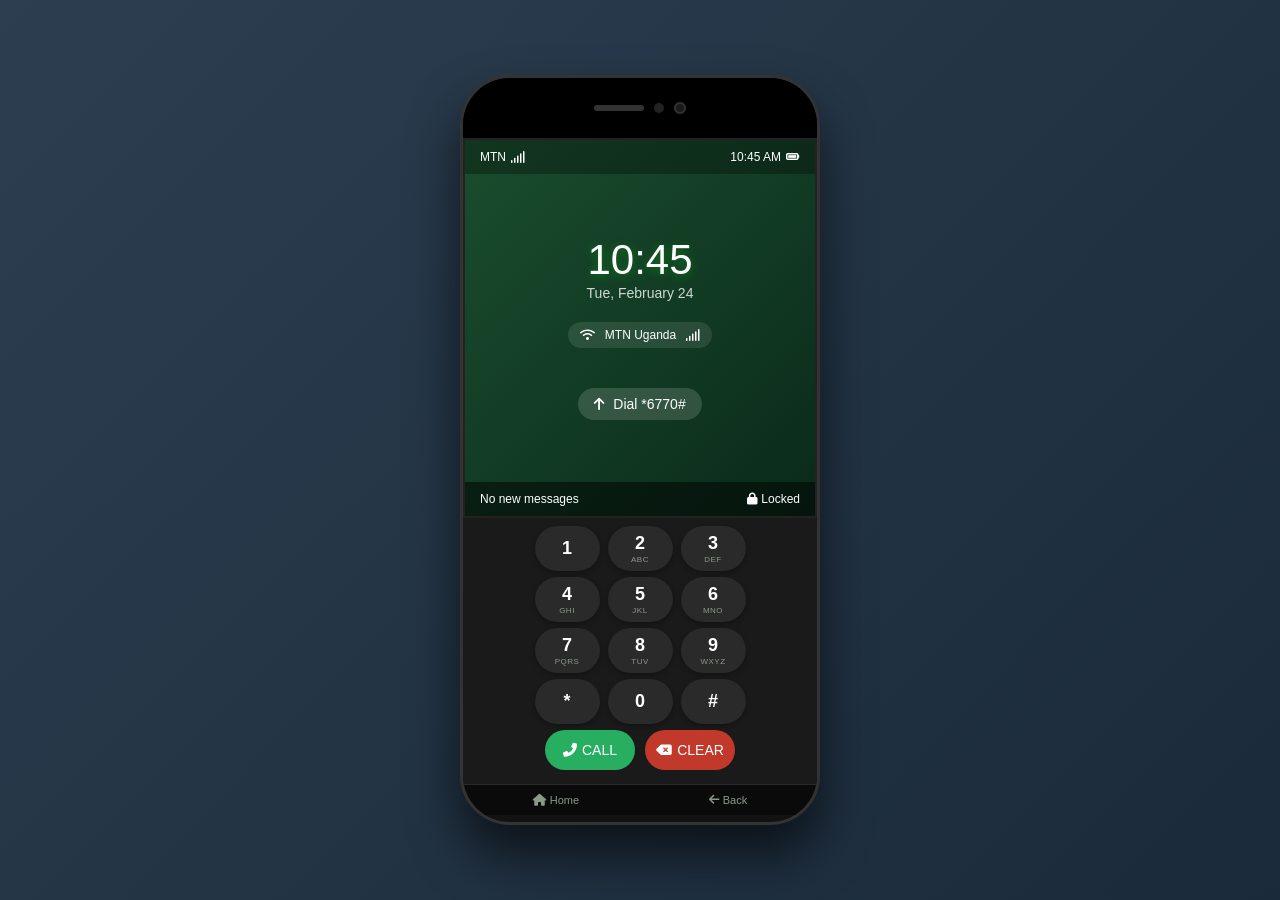
<file: index.html>
<!DOCTYPE html>
<html lang="en">
<head>
    <meta charset="UTF-8">
    <meta name="viewport" content="width=device-width, initial-scale=1.0">
    <title>Climate-Smart Planting - USSD Farmer Interface</title>
    <link rel="stylesheet" href="https://cdnjs.cloudflare.com/ajax/libs/font-awesome/6.0.0-beta3/css/all.min.css">
    <link rel="stylesheet" href="farmer.css">
</head>
<body>
    <!-- Feature Phone Frame -->
    <div class="phone-frame">
        <!-- Phone Top with Speaker -->
        <div class="phone-top">
            <div class="speaker"></div>
            <div class="sensor"></div>
            <div class="camera"></div>
        </div>

        <!-- Phone Screen -->
        <div class="phone-screen" id="phoneScreen">
            <!-- Idle Screen (Default) -->
            <div class="idle-screen" id="idleScreen">
                <div class="status-bar">
                    <div class="status-left">
                        <span>MTN</span>
                        <i class="fas fa-signal"></i>
                    </div>
                    <div class="status-right">
                        <span>10:45 AM</span>
                        <i class="fas fa-battery-full"></i>
                    </div>
                </div>
                
                <div class="wallpaper">
                    <div class="time-display">
                        <span class="time">10:45</span>
                        <span class="date">Tue, February 24</span>
                    </div>
                    <div class="network-info">
                        <i class="fas fa-wifi"></i>
                        <span>MTN Uganda</span>
                        <i class="fas fa-signal"></i>
                    </div>
                    <div class="hint-text">
                        <i class="fas fa-arrow-up"></i> Dial *6770#
                    </div>
                </div>

                <div class="notification-bar">
                    <span>No new messages</span>
                    <span><i class="fas fa-lock"></i> Locked</span>
                </div>
            </div>

            <!-- Dialing Screen (Shows when typing) -->
            <div class="dial-screen hidden" id="dialScreen">
                <div class="dial-header">
                    <span class="dial-title">Enter USSD Code</span>
                    <span class="dial-info">*6770#</span>
                </div>
                <div class="dial-display" id="dialDisplay">
                    <span class="typed-number" id="typedNumber"></span>
                    <span class="cursor">|</span>
                </div>
                <div class="dial-instruction">
                    Press call button <i class="fas fa-phone-alt"></i> to send
                </div>
            </div>

            <!-- USSD Menu Screen (Appears after dialing) -->
            <div class="menu-screen hidden" id="menuScreen">
                <div class="menu-header">
                    <div class="menu-title">Climate-Smart Planting</div>
                    <div class="menu-session">USSD Session • *6770#</div>
                </div>
                
                <div class="menu-content" id="menuContent">
                    <!-- Dynamic menu content will be inserted here -->
                </div>

                <!-- Removed the menu input area since we use keypad directly -->
                
                <div class="menu-footer" id="menuFooter">
                    <span><i class="fas fa-arrow-left"></i> 0 Back</span>
                    <span><i class="fas fa-home"></i> Home</span>
                    <span># Next <i class="fas fa-arrow-right"></i></span>
                </div>
            </div>
        </div>

        <!-- Phone Keypad -->
        <div class="phone-keypad">
            <div class="keypad-row">
                <button class="key" data-value="1">
                    1
                    <span class="sub-text"></span>
                </button>
                <button class="key" data-value="2">
                    2
                    <span class="sub-text">ABC</span>
                </button>
                <button class="key" data-value="3">
                    3
                    <span class="sub-text">DEF</span>
                </button>
            </div>
            <div class="keypad-row">
                <button class="key" data-value="4">
                    4
                    <span class="sub-text">GHI</span>
                </button>
                <button class="key" data-value="5">
                    5
                    <span class="sub-text">JKL</span>
                </button>
                <button class="key" data-value="6">
                    6
                    <span class="sub-text">MNO</span>
                </button>
            </div>
            <div class="keypad-row">
                <button class="key" data-value="7">
                    7
                    <span class="sub-text">PQRS</span>
                </button>
                <button class="key" data-value="8">
                    8
                    <span class="sub-text">TUV</span>
                </button>
                <button class="key" data-value="9">
                    9
                    <span class="sub-text">WXYZ</span>
                </button>
            </div>
            <div class="keypad-row">
                <button class="key" data-value="*">
                    *
                    <span class="sub-text"></span>
                </button>
                <button class="key" data-value="0">
                    0
                    <span class="sub-text"></span>
                </button>
                <button class="key" data-value="#">
                    #
                    <span class="sub-text"></span>
                </button>
            </div>
            <div class="keypad-row action-keys">
                <button class="action-key call-btn" id="callBtn">
                    <i class="fas fa-phone-alt"></i> CALL
                </button>
                <button class="action-key clear-btn" id="clearBtn">
                    <i class="fas fa-backspace"></i> CLEAR
                </button>
            </div>
        </div>

        <!-- Phone Navigation Buttons -->
        <div class="phone-nav">
            <button class="nav-btn" id="homeBtn">
                <i class="fas fa-home"></i> Home
            </button>
            <button class="nav-btn" id="backBtn">
                <i class="fas fa-arrow-left"></i> Back
            </button>
        </div>
    </div>

    <script src="farmer.js"></script>
</body>
</html>
</file>
<file: farmer.css>
* {
    margin: 0;
    padding: 0;
    box-sizing: border-box;
    font-family: 'Segoe UI', Tahoma, Geneva, Verdana, sans-serif;
}

body {
    background: linear-gradient(135deg, #2c3e50, #1a2a3a);
    min-height: 100vh;
    display: flex;
    justify-content: center;
    align-items: center;
    padding: 10px;
}

/* Phone Frame */
.phone-frame {
    width: 360px;
    height: 750px;
    background: #121212;
    border-radius: 50px;
    overflow: hidden; /* Change this to visible for debugging */
    box-shadow: 0 30px 50px rgba(0, 0, 0, 0.6);
    position: relative;
    border: 3px solid #333;
    display: flex;
    flex-direction: column;
}

/* Phone Top */
.phone-top {
    background: #000;
    height: 60px;
    position: relative;
    display: flex;
    justify-content: center;
    align-items: center;
    gap: 10px;
    flex-shrink: 0; /* Prevent shrinking */
    z-index: 10;
}

.speaker {
    width: 50px;
    height: 6px;
    background: #333;
    border-radius: 10px;
}

.sensor {
    width: 10px;
    height: 10px;
    background: #222;
    border-radius: 50%;
}

.camera {
    width: 12px;
    height: 12px;
    background: #1a1a1a;
    border-radius: 50%;
    border: 2px solid #333;
}

/* Phone Screen */
.phone-screen {
    height: 380px;
    background: #000;
    position: relative;
    border: 2px solid #222;
    overflow-y: auto;
    overflow-x: hidden;
    flex-shrink: 0; /* Prevent shrinking */
    z-index: 5;
}

/* Phone Keypad - Ensure it's clickable */
.phone-keypad {
    background: #1a1a1a;
    padding: 8px;
    flex-shrink: 0; /* Prevent shrinking */
    z-index: 20; /* Higher z-index to ensure clickability */
    position: relative;
    pointer-events: auto; /* Ensure clicks register */
}

.keypad-row {
    display: flex;
    justify-content: center;
    gap: 8px;
    margin-bottom: 6px;
}

.key {
    width: 65px;
    height: 45px;
    background: #2a2a2a;
    border: none;
    border-radius: 25px;
    color: white;
    font-size: 18px;
    font-weight: bold;
    cursor: pointer;
    display: flex;
    flex-direction: column;
    align-items: center;
    justify-content: center;
    line-height: 1.2;
    transition: all 0.1s ease;
    box-shadow: 0 2px 5px rgba(0,0,0,0.3);
    position: relative; /* Add position */
    z-index: 30; /* High z-index */
    pointer-events: auto !important; /* Force clickability */
}

.key:active {
    background: #3a3a3a;
    transform: scale(0.95);
}

.key:hover {
    background: #3a3a3a; /* Add hover effect for desktop */
}

.sub-text {
    font-size: 8px;
    font-weight: normal;
    color: #8a9a8a;
    letter-spacing: 0.5px;
}

.action-keys {
    display: flex;
    gap: 10px;
    justify-content: center;
    margin-top: 3px;
}

.action-key {
    width: 90px;
    height: 40px;
    border: none;
    border-radius: 25px;
    font-size: 14px;
    cursor: pointer;
    transition: all 0.2s ease;
    display: flex;
    align-items: center;
    justify-content: center;
    gap: 5px;
    position: relative;
    z-index: 30;
    pointer-events: auto !important;
}

.call-btn {
    background: #27ae60;
    color: white;
}

.call-btn:hover {
    background: #2ecc71;
}

.clear-btn {
    background: #c0392b;
    color: white;
}

.clear-btn:hover {
    background: #e74c3c;
}

/* Phone Navigation */
.phone-nav {
    display: flex;
    justify-content: space-around;
    background: #0a0a0a;
    padding: 5px;
    border-top: 1px solid #2a2a2a;
    flex-shrink: 0;
    z-index: 15;
}

.nav-btn {
    background: none;
    border: none;
    color: #8a9a8a;
    font-size: 11px;
    display: flex;
    align-items: center;
    gap: 3px;
    cursor: pointer;
    padding: 4px 8px;
    border-radius: 15px;
    transition: all 0.2s ease;
    position: relative;
    z-index: 30;
    pointer-events: auto !important;
}

.nav-btn:hover {
    background: #1a1a1a;
    color: white;
}

.nav-btn i {
    font-size: 12px;
}

/* Idle Screen */
.idle-screen {
    height: 100%;
    background: linear-gradient(135deg, #1a4d2e 0%, #0a2a1a 100%);
    color: white;
    display: flex;
    flex-direction: column;
    position: relative;
    z-index: 1;
}

.status-bar {
    display: flex;
    justify-content: space-between;
    padding: 10px 15px;
    font-size: 12px;
    background: rgba(0,0,0,0.3);
    flex-shrink: 0;
}

.status-left, .status-right {
    display: flex;
    align-items: center;
    gap: 5px;
}

.wallpaper {
    flex: 1;
    display: flex;
    flex-direction: column;
    align-items: center;
    justify-content: center;
    text-align: center;
    gap: 20px;
    padding: 10px;
}

.time-display {
    animation: pulse 2s infinite;
}

.time {
    font-size: 42px;
    font-weight: 300;
    display: block;
    text-shadow: 0 2px 10px rgba(0,255,0,0.3);
}

.date {
    font-size: 14px;
    opacity: 0.8;
}

.network-info {
    display: flex;
    align-items: center;
    gap: 10px;
    background: rgba(255,255,255,0.1);
    padding: 6px 12px;
    border-radius: 20px;
    font-size: 12px;
}

.hint-text {
    margin-top: 20px;
    background: rgba(255,255,255,0.15);
    padding: 8px 16px;
    border-radius: 30px;
    font-size: 14px;
    display: flex;
    align-items: center;
    gap: 8px;
    animation: bounce 2s infinite;
}

.notification-bar {
    display: flex;
    justify-content: space-between;
    padding: 10px 15px;
    background: rgba(0,0,0,0.5);
    font-size: 12px;
    flex-shrink: 0;
}

/* Dial Screen */
.dial-screen {
    height: 100%;
    background: #0a1a0a;
    color: white;
    display: flex;
    flex-direction: column;
    position: relative;
    z-index: 1;
}

.dial-header {
    padding: 15px 15px 8px;
    border-bottom: 1px solid #2a3a2a;
}

.dial-title {
    font-size: 14px;
    color: #8a9a8a;
    display: block;
    margin-bottom: 5px;
}

.dial-info {
    font-size: 22px;
    font-weight: bold;
    color: #4caf50;
}

.dial-display {
    padding: 20px 15px;
    text-align: center;
    min-height: 70px;
    background: #0f1f0f;
    font-size: 28px;
    letter-spacing: 4px;
    display: flex;
    align-items: center;
    justify-content: center;
    gap: 5px;
}

.typed-number {
    color: #4caf50;
    font-family: monospace;
}

.cursor {
    animation: blink 1s infinite;
    color: #4caf50;
    font-weight: bold;
}

.dial-instruction {
    text-align: center;
    padding: 15px;
    color: #8a9a8a;
    font-size: 13px;
}

.dial-instruction i {
    color: #4caf50;
    margin: 0 5px;
}

/* Menu Screen */
.menu-screen {
    height: 100%;
    background: #1a2a1a;
    color: white;
    display: flex;
    flex-direction: column;
    position: relative;
    z-index: 1;
}

.menu-header {
    background: #1a4d2e;
    padding: 10px 12px;
    border-bottom: 2px solid #2a6e3a;
    flex-shrink: 0;
}

.menu-title {
    font-size: 15px;
    font-weight: bold;
    margin-bottom: 3px;
}

.menu-session {
    font-size: 10px;
    opacity: 0.8;
}

.menu-content {
    flex: 1;
    overflow-y: auto;
    padding: 12px;
    background: #0f1f0f;
    max-height: 240px; /* Reduced to ensure buttons visible */
}

.menu-view-title {
    font-size: 16px;
    font-weight: bold;
    margin-bottom: 15px;
    color: #4caf50;
    text-align: center;
}

.menu-view-message {
    background: #1a3a1a;
    padding: 12px;
    border-radius: 8px;
    margin-bottom: 15px;
    font-size: 13px;
    line-height: 1.5;
    border-left: 3px solid #4caf50;
    color: #e0e8e0;
}

.menu-view-options {
    display: flex;
    flex-direction: column;
    gap: 6px;
}

.menu-view-option {
    display: flex;
    align-items: center;
    gap: 12px;
    padding: 10px 12px;
    background: #1a2a1a;
    border-radius: 8px;
    cursor: pointer;
    font-size: 14px;
    border: 1px solid #2a4a2a;
    transition: all 0.2s ease;
    color: #f0f7f0;
    pointer-events: auto;
}

.option-number {
    background: #2a4a2a;
    width: 24px;
    height: 24px;
    display: inline-flex;
    align-items: center;
    justify-content: center;
    border-radius: 50%;
    font-weight: bold;
    color: #4caf50;
    font-size: 12px;
    border: 1px solid #3a6a3a;
    flex-shrink: 0;
}

.menu-view-option:hover {
    background: #2a4a2a;
    border-color: #4caf50;
}

.menu-view-option:hover .option-number {
    background: #3a6a3a;
    color: #fff;
}

.menu-footer {
    display: flex;
    justify-content: space-between;
    padding: 6px 12px;
    background: #0a1a0a;
    border-top: 1px solid #1a2a1a;
    font-size: 10px;
    color: #8a9a8a;
    flex-shrink: 0;
}

.menu-footer i {
    font-size: 10px;
    color: #4caf50;
}

/* Profile specific styles */
.profile-highlight {
    background: linear-gradient(135deg, #1a4d2e, #2a6e3a);
    color: white;
    padding: 15px;
    border-radius: 10px;
    margin-bottom: 15px;
    text-align: center;
}

.profile-field {
    display: flex;
    justify-content: space-between;
    padding: 10px;
    border-bottom: 1px solid #2a4a2a;
}

.profile-label {
    color: #8a9a8a;
    font-size: 0.9rem;
}

.profile-value {
    color: #4caf50;
    font-weight: bold;
}

.selected-badge {
    background: #4caf50;
    color: white;
    padding: 2px 8px;
    border-radius: 12px;
    font-size: 0.7rem;
    margin-left: 8px;
}

.menu-view-option.selected {
    background: #2a4a2a;
    border-left: 4px solid #4caf50;
}

/* Temporary displays */
.temp-option-display,
.crop-selection-indicator,
.error-message {
    position: fixed;
    z-index: 9999 !important; /* Very high z-index */
    pointer-events: none; /* Don't block clicks */
}

.temp-option-display {
    bottom: 120px;
    left: 50%;
    transform: translateX(-50%);
    background: #1a4d2e;
    color: white;
    padding: 10px 20px;
    border-radius: 25px;
    font-size: 20px;
    font-weight: bold;
    box-shadow: 0 4px 15px rgba(0,0,0,0.3);
    border: 2px solid #4caf50;
    animation: slideUpFade 0.8s ease forwards;
}

/* Utility Classes */
.hidden {
    display: none !important;
}

/* Animations */
@keyframes blink {
    0%, 100% { opacity: 1; }
    50% { opacity: 0; }
}

@keyframes pulse {
    0%, 100% { transform: scale(1); }
    50% { transform: scale(1.05); }
}

@keyframes bounce {
    0%, 100% { transform: translateY(0); }
    50% { transform: translateY(-5px); }
}

@keyframes slideUpFade {
    0% {
        opacity: 0;
        transform: translate(-50%, 20px);
    }
    20% {
        opacity: 1;
        transform: translate(-50%, 0);
    }
    80% {
        opacity: 1;
        transform: translate(-50%, 0);
    }
    100% {
        opacity: 0;
        transform: translate(-50%, -20px);
    }
}

@keyframes fadePulse {
    0% { opacity: 0; transform: translate(-50%, 10px); }
    20% { opacity: 1; transform: translate(-50%, 0); }
    80% { opacity: 1; transform: translate(-50%, 0); }
    100% { opacity: 0; transform: translate(-50%, -10px); }
}

@keyframes shake {
    0%, 100% { transform: translate(-50%, -50%); }
    25% { transform: translate(-55%, -50%); }
    75% { transform: translate(-45%, -50%); }
}

/* Scrollbar styling */
.menu-content::-webkit-scrollbar {
    width: 3px;
}

.menu-content::-webkit-scrollbar-thumb {
    background: #4caf50;
    border-radius: 3px;
}

/* Responsive */
@media (max-width: 380px) {
    body {
        padding: 0;
    }
    
    .phone-frame {
        width: 100%;
        height: 100vh;
        border-radius: 0;
        border: none;
    }
    
    .key {
        width: 60px;
        height: 40px;
        font-size: 16px;
    }
    
    .action-key {
        width: 80px;
        height: 36px;
        font-size: 12px;
    }
    
    .menu-content {
        max-height: 220px;
    }
}

/* Debug helper - remove after fixing */
/* .phone-frame * {
    outline: 1px solid red;
} */
</file>
